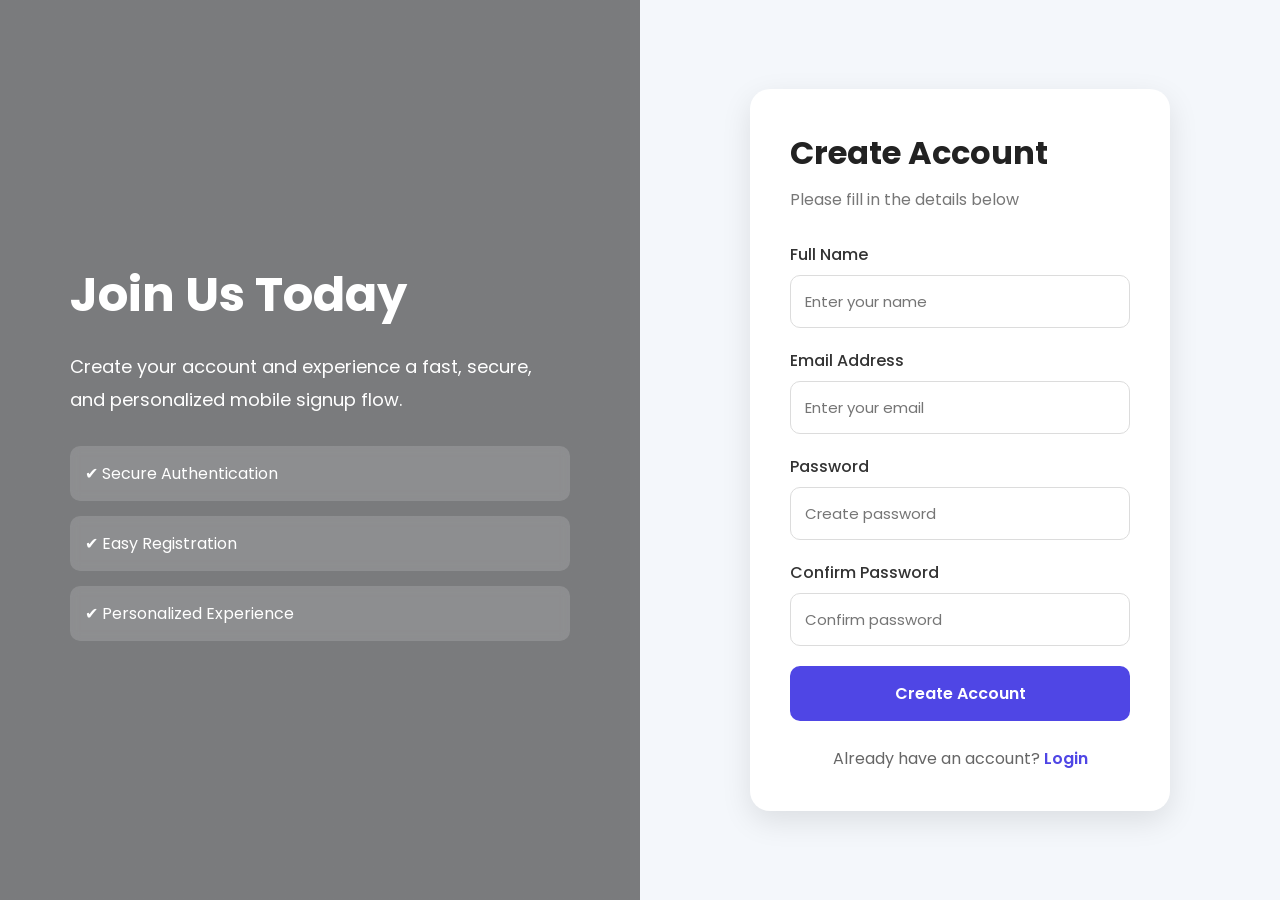
<file: index.html>
<!DOCTYPE html>
<html lang="en">
<head>
  <meta charset="UTF-8" />
  <meta name="viewport" content="width=device-width, initial-scale=1.0"/>
  <title>Professional Signup Flow</title>

  <link rel="stylesheet" href="style.css">

  <link rel="preconnect" href="https://fonts.googleapis.com">
  <link rel="preconnect" href="https://fonts.gstatic.com" crossorigin>

  <link href="https://fonts.googleapis.com/css2?family=Poppins:wght@300;400;500;600;700&display=swap" rel="stylesheet">
</head>
<body>

  <div class="container">

    <div class="left-section">
      <div class="overlay"></div>

      <div class="content">
        <h1>Join Us Today</h1>

        <p>
          Create your account and experience a fast,
          secure, and personalized mobile signup flow.
        </p>

        <div class="features">

          <div class="feature-box">
            ✔ Secure Authentication
          </div>

          <div class="feature-box">
            ✔ Easy Registration
          </div>

          <div class="feature-box">
            ✔ Personalized Experience
          </div>

        </div>
      </div>
    </div>

    <div class="right-section">

      <div class="signup-card">

        <h2>Create Account</h2>

        <p class="subtitle">
          Please fill in the details below
        </p>

        <form>

          <div class="input-group">
            <label>Full Name</label>
            <input type="text" placeholder="Enter your name" required>
          </div>

          <div class="input-group">
            <label>Email Address</label>
            <input type="email" placeholder="Enter your email" required>
          </div>

          <div class="input-group">
            <label>Password</label>
            <input type="password" placeholder="Create password" required>
          </div>

          <div class="input-group">
            <label>Confirm Password</label>
            <input type="password" placeholder="Confirm password" required>
          </div>

          <button type="submit">
            Create Account
          </button>

        </form>

        <div class="bottom-text">
          Already have an account?
          <a href="login.html">Login</a>
        </div>

      </div>

    </div>

  </div>

</body>
</html>
</file>
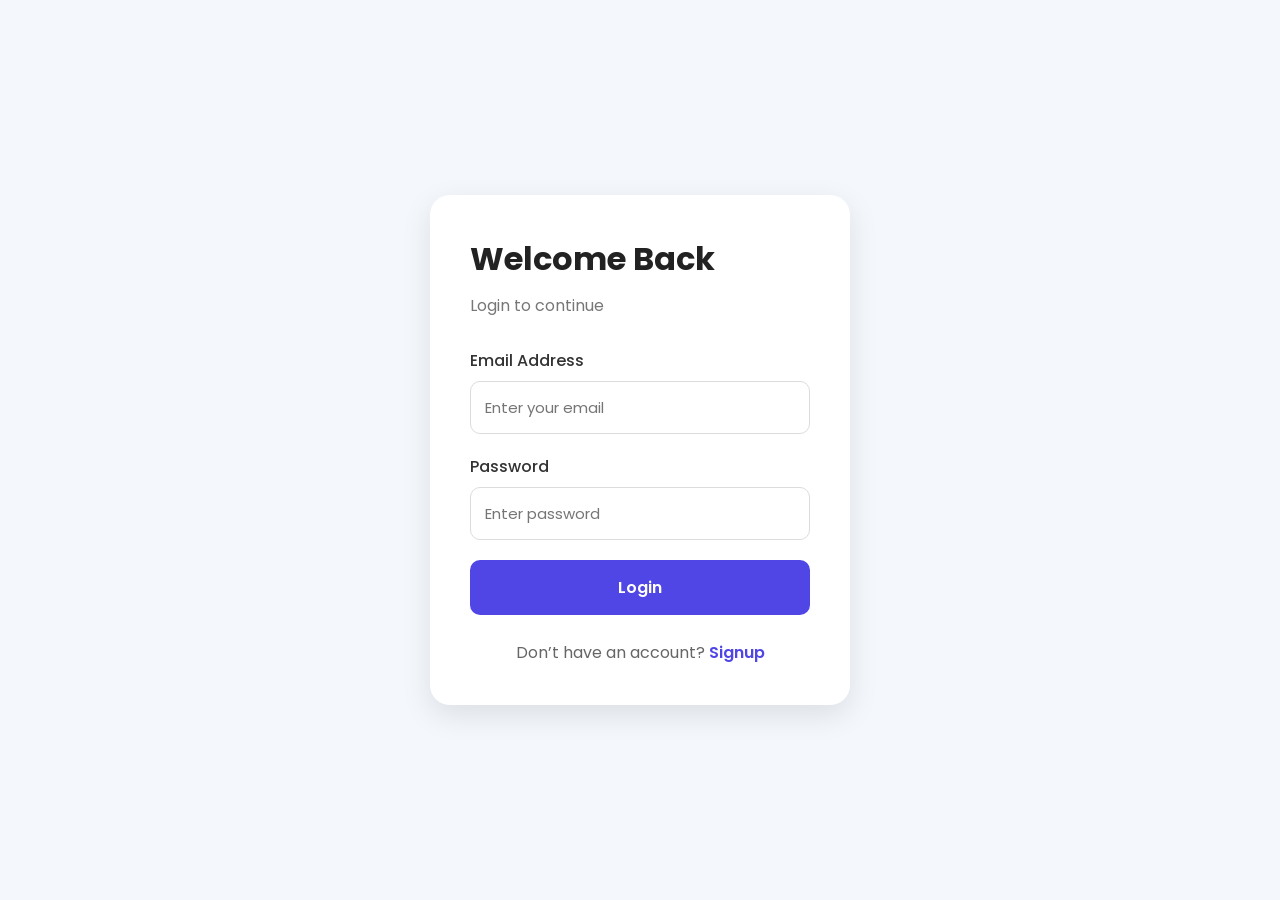
<file: login.html>
<!DOCTYPE html>
<html lang="en">
<head>
  <meta charset="UTF-8">
  <meta name="viewport" content="width=device-width, initial-scale=1.0">

  <title>Login Page</title>

  <link rel="stylesheet" href="style.css">

  <link rel="preconnect" href="https://fonts.googleapis.com">
  <link rel="preconnect" href="https://fonts.gstatic.com" crossorigin>

  <link href="https://fonts.googleapis.com/css2?family=Poppins:wght@300;400;500;600;700&display=swap" rel="stylesheet">
</head>

<body>

  <div class="right-section" style="width:100%; min-height:100vh;">

    <div class="signup-card">

      <h2>Welcome Back</h2>

      <p class="subtitle">
        Login to continue
      </p>

      <form>

        <div class="input-group">
          <label>Email Address</label>
          <input type="email" placeholder="Enter your email" required>
        </div>

        <div class="input-group">
          <label>Password</label>
          <input type="password" placeholder="Enter password" required>
        </div>

        <button type="submit">
          Login
        </button>

      </form>

      <div class="bottom-text">
        Don’t have an account?
        <a href="index.html">Signup</a>
      </div>

    </div>

  </div>

</body>
</html>
</file>
<file: style.css>
*{
  margin: 0;
  padding: 0;
  box-sizing: border-box;
  font-family: 'Poppins', sans-serif;
}

body{
  background: #f4f7fb;
  min-height: 100vh;
}

.container{
  width: 100%;
  min-height: 100vh;
  display: flex;
}

/* LEFT SIDE */

.left-section{
  width: 50%;
  background:
  linear-gradient(rgba(0,0,0,0.5),
  rgba(0,0,0,0.5)),
  url('https://images.unsplash.com/photo-1522202176988-66273c2fd55f');

  background-size: cover;
  background-position: center;

  position: relative;

  display: flex;
  justify-content: center;
  align-items: center;

  padding: 50px;
}

.content{
  color: white;
  z-index: 2;
}

.content h1{
  font-size: 48px;
  margin-bottom: 20px;
}

.content p{
  font-size: 18px;
  line-height: 1.8;
  margin-bottom: 30px;
  max-width: 500px;
}

.features{
  display: flex;
  flex-direction: column;
  gap: 15px;
}

.feature-box{
  background: rgba(255,255,255,0.15);
  padding: 15px;
  border-radius: 10px;
  backdrop-filter: blur(5px);
}

/* RIGHT SIDE */

.right-section{
  width: 50%;
  display: flex;
  justify-content: center;
  align-items: center;
  padding: 40px;
}

.signup-card{
  width: 100%;
  max-width: 420px;
  background: white;
  padding: 40px;
  border-radius: 20px;

  box-shadow:
  0 10px 30px rgba(0,0,0,0.1);
}

.signup-card h2{
  font-size: 32px;
  color: #222;
  margin-bottom: 10px;
}

.subtitle{
  color: #777;
  margin-bottom: 30px;
}

.input-group{
  margin-bottom: 20px;
}

.input-group label{
  display: block;
  margin-bottom: 8px;
  font-weight: 500;
  color: #333;
}

.input-group input{
  width: 100%;
  padding: 14px;
  border: 1px solid #dcdcdc;
  border-radius: 10px;
  font-size: 15px;
  transition: 0.3s;
}

.input-group input:focus{
  border-color: #4f46e5;
  outline: none;

  box-shadow:
  0 0 0 4px rgba(79,70,229,0.1);
}

button{
  width: 100%;
  padding: 15px;
  border: none;
  border-radius: 10px;

  background: #4f46e5;
  color: white;

  font-size: 16px;
  font-weight: 600;

  cursor: pointer;
  transition: 0.3s;
}

button:hover{
  background: #4338ca;
}

.bottom-text{
  text-align: center;
  margin-top: 25px;
  color: #666;
}

.bottom-text a{
  color: #4f46e5;
  text-decoration: none;
  font-weight: 600;
}

/* RESPONSIVE */

@media(max-width: 900px){

  .container{
    flex-direction: column;
  }

  .left-section{
    width: 100%;
    min-height: 300px;
  }

  .right-section{
    width: 100%;
  }

  .content h1{
    font-size: 36px;
  }

}
</file>
